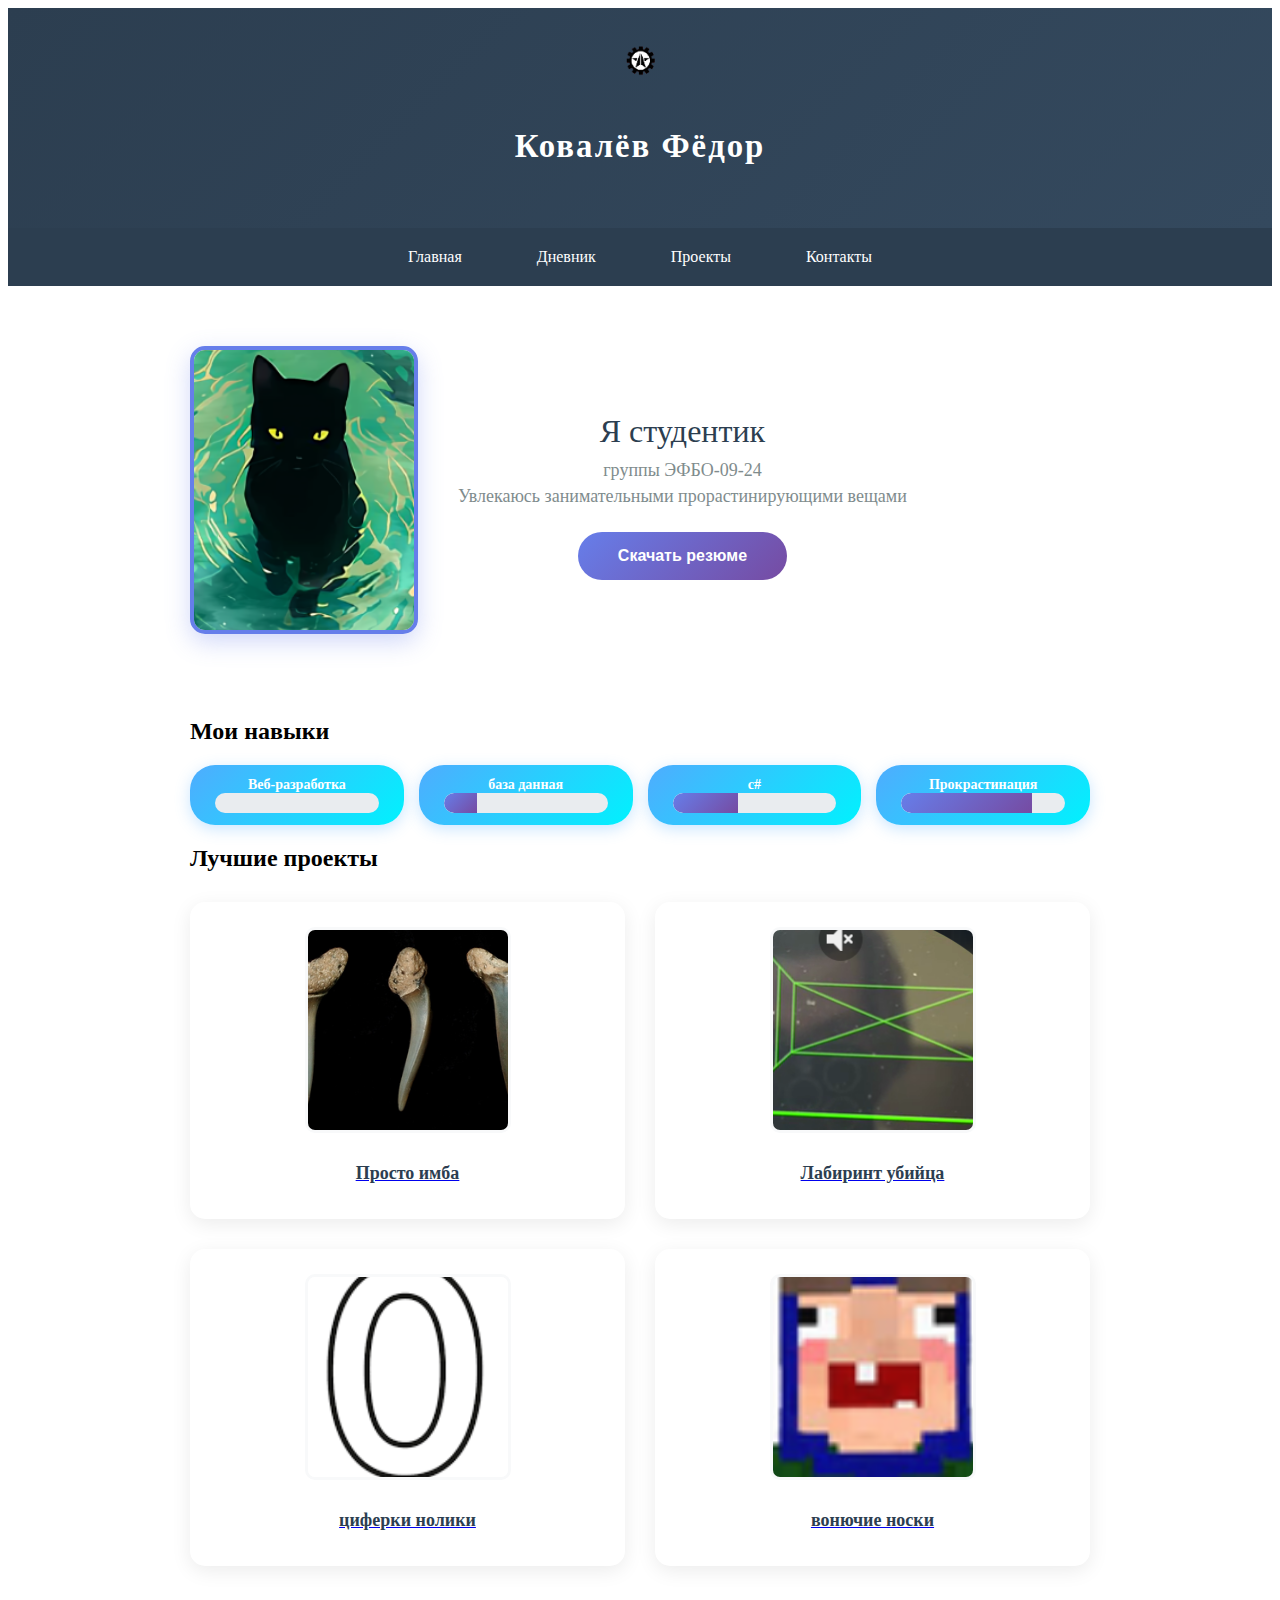
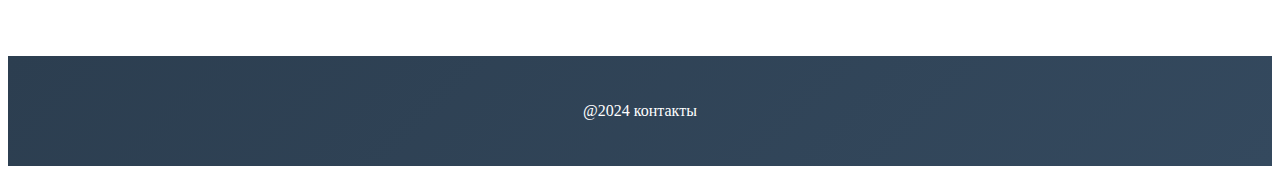
<file: index.html>
<!DOCTYPE html>
<html lang="ru">

<head>
    <meta charset="UTF-8">
    <meta name="viewport" content="width=device-width, initial-scale=1.0">
    <title>Семестровая работа</title>
    <link rel="stylesheet" href="style/styles.css">
</head>

<body>
    <!-- Изменение: Заменили div на семантические теги -->
    <div class="page-container">
        <header class="header">
            <img class="ico" src="images/icons/111.png" alt="logo">
            <h3>Ковалёв Фёдор</h3>
        </header>
        <nav class="nav">
            <ul class="nav-list">
                <li class="nav-item"><a class="nav-link" href="index.html">Главная</a></li>
                <li class="nav-item"><a class="nav-link" href="pages/news.html">Дневник</a></li>

                <li class="nav-item"><a class="nav-link" href="pages/goods.html">Проекты</a></li>
                <li class="nav-item"><a class="nav-link" href="contacts.html">Контакты</a></li>
            </ul>
        </nav>
        <main class="content">
            <article class="profile-header">
                <div class="profile-photo-container">
                    <img class="profile-photo" src="images/photo.png" alt="Фото студента">
                </div>
                <div class="profile-text">
                    <h2 class="profile-name">Я студентик</h2>
                    <p class="profile-group">группы ЭФБО-09-24</p>
                    <p class="profile-about">Увлекаюсь занимательными прорастинирующими вещами</p>
                    <button class="contact-button" id="download-btn">Скачать резюме</button>

                </div>
            </article>

            <!-- Секция с навыками -->
            <section class="skills-container">
                <h2>Мои навыки</h2>
                <div class="skills-grid">
                    <div class="skill-tag">
                        <span class="skill-name">Веб-разработка</span>
                        <div class="progress-bar">
                            <div class="progress-fill" style="width:0%"></div>
                        </div>
                    </div>
                    <div class="skill-tag">
                        <span class="skill-name">база данная</span>
                        <div class="progress-bar">
                            <div class="progress-fill" style="width:20%"></div>
                        </div>
                    </div>
                    <div class="skill-tag">
                        <span class="skill-name">c#</span>
                        <div class="progress-bar">
                            <div class="progress-fill" style="width:40%"></div>
                        </div>
                    </div>
                    <div class="skill-tag">
                        <span class="skill-name">Прокрастинация</span>
                        <div class="progress-bar">
                            <div class="progress-fill" style="width:80%"></div>
                        </div>
                    </div>
                </div>
            </section>

            <!-- Секция проектов -->
            <section class="projects-section">
                <h2>Лучшие проекты</h2>
                <div class="products-grid">
                    <a href="pages/goods.html" class="product-link">
                    <article class="product-card">
                        <img class="product-image" src="images/babateeth.png" alt="Проект 1">
                        <h3 class="product-name">Просто имба</h3>
                    </article>
                    </a>
                    <a href="pages/goods.html" class="product-link">
                    <article class="product-card">
                        <img class="product-image" src="images/killer.png" alt="Проект 2">
                        <h3 class="product-name">Лабиринт убийца</h3>
                    </article>
                    </a>
                    <a href="pages/goods.html" class="product-link">
                    <article class="product-card">
                        <img class="product-image" src="images/noliki.png" alt="Проект 3">
                        <h3 class="product-name">циферки нолики</h3>
                    </article>
                    <a href="pages/goods.html" class="product-link">
                    <article class="product-card">
                        <img class="product-image" src="images/zina.png" alt="Проект 3">
                        <h3 class="product-name">вонючие носки</h3>
                    </article>
                    </a>
                </div>
            </section>

        </main>
        <script>
            document.getElementById('download-btn').addEventListener('click', function () {
                const link = document.createElement('a');
                link.href = 'files/resume.pdf';
                link.download = 'resume.pdf';
                document.body.appendChild(link);
                link.click();
                document.body.removeChild(link);
            });
        </script>

        <footer class="footer">
            <p>@2024 контакты</p>
        </footer>
    </div>
</body>

</html>
</file>
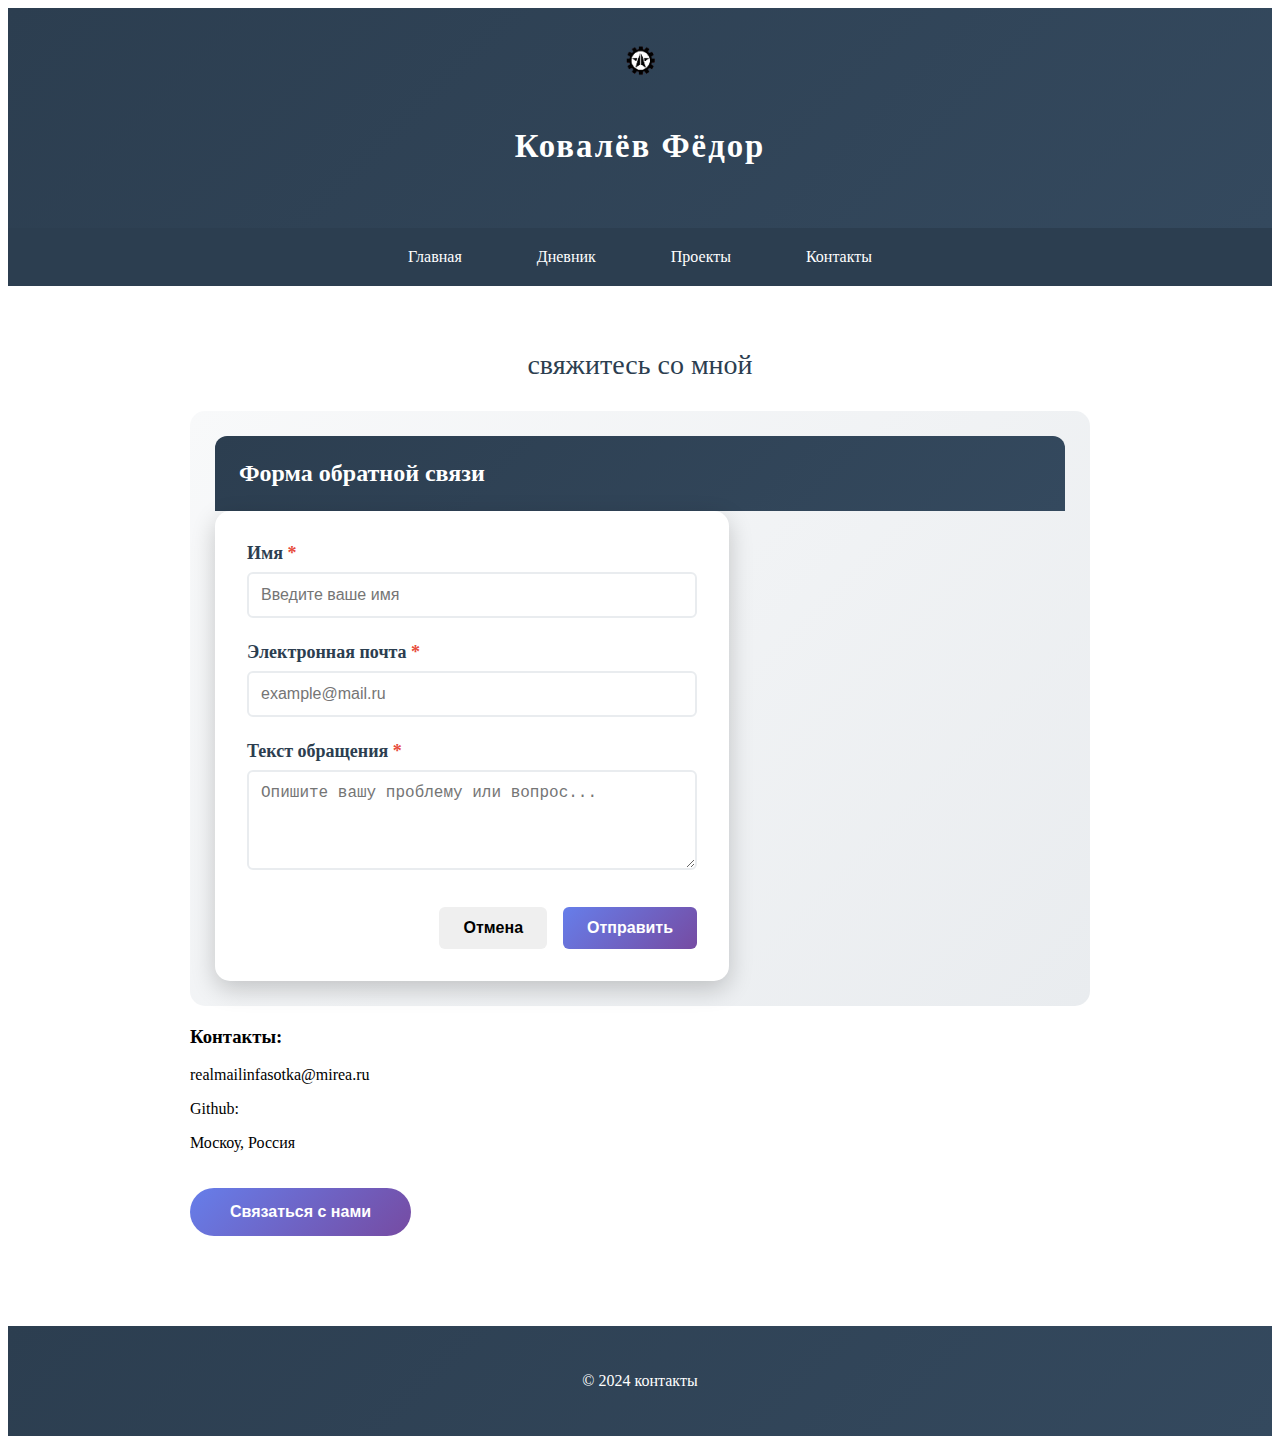
<file: pages/contacts.html>
<!DOCTYPE html>
<html lang="ru">

<head>
    <meta charset="UTF-8">
    <meta name="viewport" content="width=device-width, initial-scale=1.0">
    <title>Контакты</title>
    <link rel="stylesheet" href="../style/styles.css">
    <style>
        /* Стили для модального окна */
        dialog::backdrop {
            background: rgba(0, 0, 0, 0.6);
            animation: fadeIn 0.3s ease;
        }

        dialog {
            border: none;
            border-radius: 12px;
            padding: 0;
            box-shadow: 0 10px 30px rgba(0, 0, 0, 0.3);
            animation: slideIn 0.3s ease;
            max-width: 500px;
            width: 90vw;
            max-height: 90vh;
            overflow-y: auto;
        }

        .modal-header {
            background: linear-gradient(135deg, #2c3e50 0%, #34495e 100%);
            color: white;
            padding: 1.5rem;
            border-radius: 12px 12px 0 0;
            margin: 0;
        }

        .modal-header h2 {
            margin: 0;
            color: white;
            font-size: 1.5rem;
        }

        .modal-content {
            padding: 2rem;
        }

        .form-group {
            margin-bottom: 1.5rem;
        }

        .form-group label {
            display: block;
            margin-bottom: 0.5rem;
            font-weight: 600;
            color: #2c3e50;
        }

        .form-group input,
        .form-group select,
        .form-group textarea {
            width: 100%;
            padding: 0.75rem;
            border: 2px solid #e9ecef;
            border-radius: 6px;
            font-size: 1rem;
            transition: border-color 0.3s ease;
            box-sizing: border-box;
        }

        .form-group input:focus,
        .form-group select:focus,
        .form-group textarea:focus {
            outline: none;
            border-color: #667eea;
        }

        .form-group textarea {
            min-height: 100px;
            resize: vertical;
        }

        .modal-actions {
            display: flex;
            gap: 1rem;
            justify-content: flex-end;
            margin-top: 2rem;
        }

        .btn {
            padding: 0.75rem 1.5rem;
            border: none;
            border-radius: 6px;
            cursor: pointer;
            font-size: 1rem;
            transition: all 0.3s ease;
            font-weight: 600;
        }

        .btn-primary {
            background: linear-gradient(135deg, #667eea 0%, #764ba2 100%);
            color: white;
        }

        .btn-primary:hover {
            transform: translateY(-2px);
            box-shadow: 0 5px 15px rgba(102, 126, 234, 0.4);
        }

        .btn-secondary {
            background: #f8f9fa;
            color: #2c3e50;
            border: 2px solid #e9ecef;
        }

        .btn-secondary:hover {
            background: #e9ecef;
        }

        .required {
            color: #e74c3c;
        }

        @keyframes fadeIn {
            from {
                opacity: 0;
            }

            to {
                opacity: 1;
            }
        }

        @keyframes slideIn {
            from {
                opacity: 0;
                transform: translateY(-50px) scale(0.9);
            }

            to {
                opacity: 1;
                transform: translateY(0) scale(1);
            }
        }

        /* Адаптивность */
        @media (max-width: 600px) {
            dialog {
                margin: 1rem;
                width: calc(100vw - 2rem);
            }

            .modal-actions {
                flex-direction: column;
            }

            .btn {
                width: 100%;
            }
        }
    </style>
</head>

<body>
    <div class="page-container">
        <header class="header">
            <img class="ico" src="../images/icons/111.png" alt="logo">
            <h3>Ковалёв Фёдор</h3>
        </header>
        <nav class="nav">
            <ul class="nav-list">
                <li class="nav-item"><a class="nav-link" href="../index.html">Главная</a></li>
                <li class="nav-item"><a class="nav-link" href="news.html">Дневник</a></li>

                <li class="nav-item"><a class="nav-link" href="goods.html">Проекты</a></li>
                <li class="nav-item"><a class="nav-link" href="contacts.html">Контакты</a></li>
            </ul>
        </nav>
        <main class="content">
            <section class="contacts-container">
                <h2 class="section-title">свяжитесь со мной</h2>
                <article class="contact-info">
                    <div class="modal-header">
                        <h2>Форма обратной связи</h2>
                    </div>
                    <div class="modal-content">
                        <form id="feedbackForm" method="dialog">
                            <div class="form-group">
                                <label for="name">Имя <span class="required">*</span>
                                </label>
                                <input type="text" id="name" name="name" required placeholder="Введите ваше имя">
                            </div>
                            <div class="form-group">

                                <div class="form-group">
                                    <label for="email">Электронная почта <span class="required">*</span></label>
                                    <input type="email" id="email" name="email" required placeholder="example@mail.ru">
                                </div>
                            </div>
                            <div class="form-group">
                                <label for="message">Текст обращения <span class="required">*</span></label>
                                <textarea id="message" name="message" required
                                    placeholder="Опишите вашу проблему или вопрос..."></textarea>
                            </div>
                            <div class="modal-actions">
                                <!-- Кнопка отмены с автоматическим закрытием через
form method="dialog" -->
                                <button type="submit" class="btn btn-
secondary">Отмена</button>
                                <!-- Кнопка отправки с обработкой через JavaScript -->
                                <button type="button" class="btn btn-primary" onclick="submitForm()">Отправить</button>
                            </div>
                        </form>
                    </div>

                </article>

                <div class="contact-grid">
                    <div class="contact-item">
                        <h3>Контакты:</h3>
                        <p>realmailinfasotka@mirea.ru</p>
                        <p>Github:</p>
                        <p>Москоу, Россия</p>
                    </div>
                    <div class="contact-item">
                    </div>
                    <!-- Измененная кнопка для открытия модального окна -->
                    <button class="contact-button" onclick="contactModal.showModal()">Связаться с нами</button>
            </section>
        </main>
        <footer class="footer">
            <p>© 2024 контакты</p>
        </footer>
        <!-- Модальное окно для формы обратной связи -->
        <dialog id="contactModal">

            <script>
                // Функция для отправки формы
                function submitForm() {
                    const form = document.getElementById('feedbackForm');
                    const formData = new FormData(form);
                    // Простая валидация
                    if (!form.checkValidity()) {
                        form.reportValidity();
                        return;
                    }
                    // Собираем данные формы
                    const data = {
                        name: formData.get('name'),
                        phone: formData.get('phone'),
                        email: formData.get('email'),
                        category: formData.get('category'),
                        message: formData.get('message')
                    };
                    // В реальном приложении здесь был бы AJAX-запрос
                    console.log('Данные формы:', data);
                    // Показываем уведомление об успешной отправке
                    alert('Спасибо! Ваше обращение отправлено. Мы свяжемся с вами в ближайшее время.');
                    // Закрываем модальное окно
                    contactModal.close();
                    // Очищаем форму
                    form.reset();
                }
                // Закрытие модального окна по клику на фон
                document.getElementById('contactModal').addEventListener('click',
                    function (event) {
                        if (event.target === this) {
                            this.close();
                        }
                    });
                // Обработка отправки формы через Enter (предотвращаем стандартное поведение)
                document.getElementById('feedbackForm').addEventListener('keypress',
                    function (event) {
                        if (event.key === 'Enter' && event.target.type !== 'textarea') {
                            event.preventDefault();
                        }
                    });
            </script>
    </div>
</body>

</html>
</file>
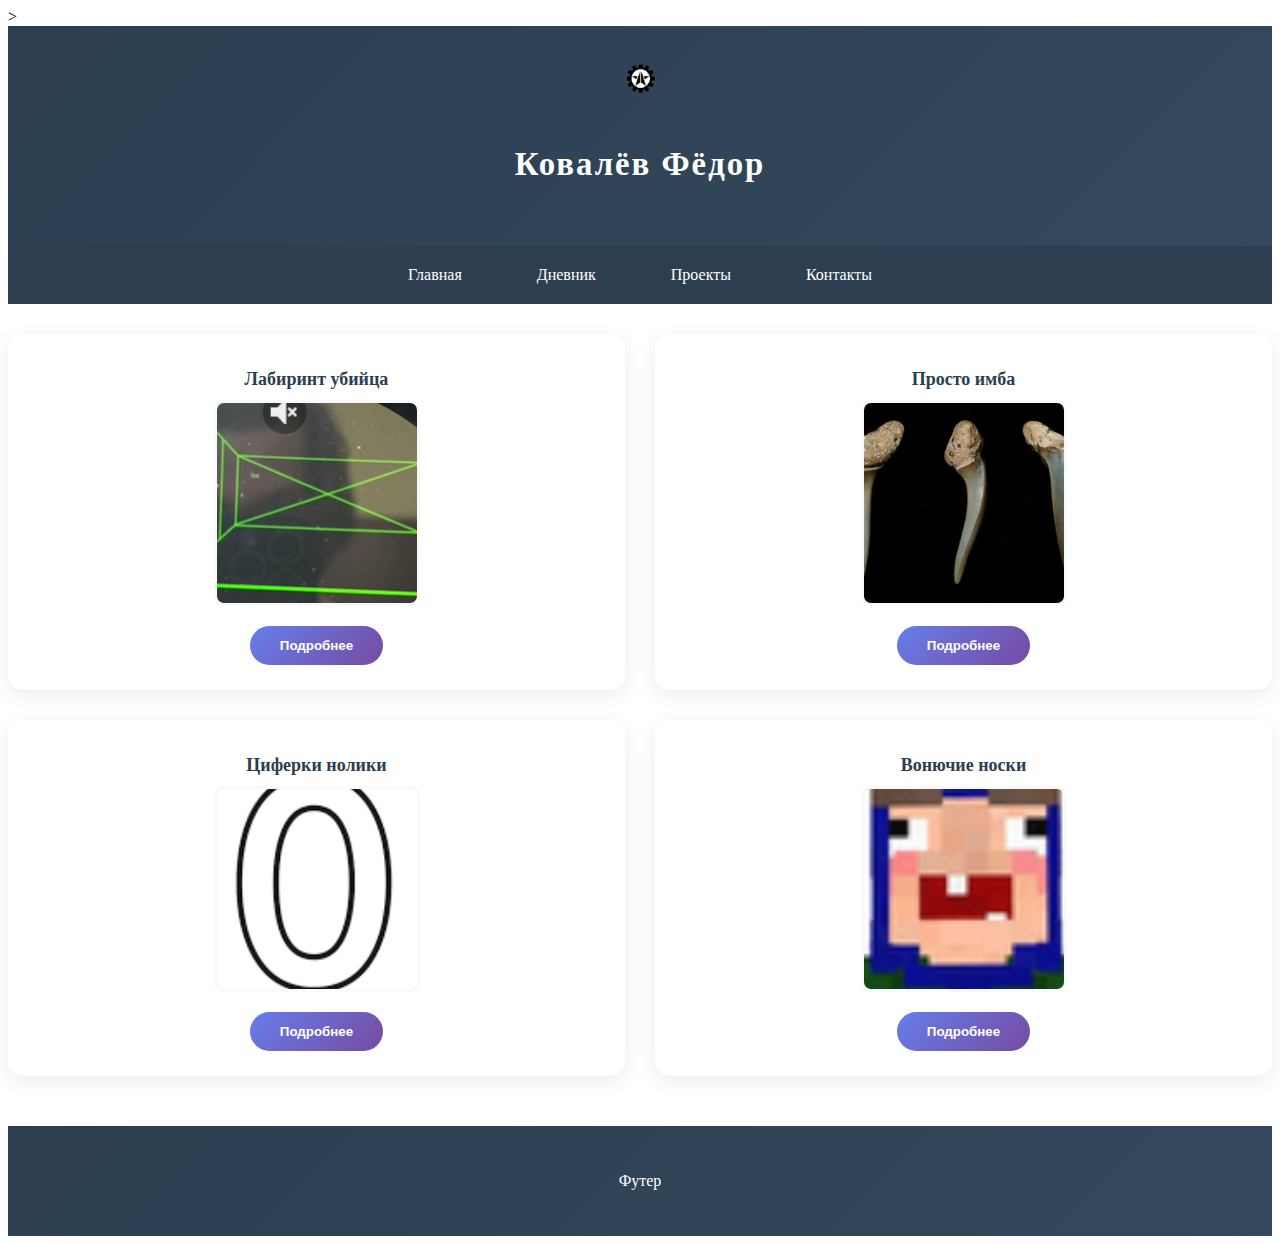
<file: pages/goods.html>
<!DOCTYPE html>

><html lang="ru">

<head>
    <meta charset="UTF-8">
    <meta name="viewport" content="width=device-width, initial-scale=1.0">
    <title>Семестровая работа</title>
    <link rel="stylesheet" href="../style/styles.css">


    <dialog>

    </dialog>

    <style>
        /* Стили для модального окна */
        dialog::backdrop {
            background: rgba(0, 0, 0, 0.6);
            animation: fadeIn 0.3s ease;
        }

        dialog {
            border: none;
            border-radius: 12px;
            padding: 0;
            box-shadow: 0 10px 30px rgba(0, 0, 0, 0.3);
            animation: slideIn 0.3s ease;
            max-width: 500px;
            width: 90vw;
            max-height: 90vh;
            overflow-y: auto;
        }

        .modal-header {
            background: linear-gradient(135deg, #2c3e50 0%, #34495e 100%);
            color: white;
            padding: 1.5rem;
            border-radius: 12px 12px 0 0;
            margin: 0;
        }

        .modal-header h2 {
            margin: 0;
            color: white;
            font-size: 1.5rem;
        }

        .modal-content {
            padding: 2rem;
        }

        .form-group {
            margin-bottom: 1.5rem;
        }

        .form-group label {
            display: block;
            margin-bottom: 0.5rem;
            font-weight: 600;
            color: #2c3e50;
        }

        .form-group input,
        .form-group select,
        .form-group textarea {
            width: 100%;
            padding: 0.75rem;
            border: 2px solid #e9ecef;
            border-radius: 6px;
            font-size: 1rem;
            transition: border-color 0.3s ease;
            box-sizing: border-box;
        }

        .form-group input:focus,
        .form-group select:focus,
        .form-group textarea:focus {
            outline: none;
            border-color: #667eea;
        }

        .form-group textarea {
            min-height: 100px;
            resize: vertical;
        }

        .modal-actions {
            display: flex;
            gap: 1rem;
            justify-content: flex-end;
            margin-top: 2rem;
        }

        .btn {
            padding: 0.75rem 1.5rem;
            border: none;
            border-radius: 6px;
            cursor: pointer;
            font-size: 1rem;
            transition: all 0.3s ease;
            font-weight: 600;
        }

        .btn-primary {
            background: linear-gradient(135deg, #667eea 0%, #764ba2 100%);
            color: white;
        }

        .btn-primary:hover {
            transform: translateY(-2px);
            box-shadow: 0 5px 15px rgba(102, 126, 234, 0.4);
        }

        .btn-secondary {
            background: #f8f9fa;
            color: #2c3e50;
            border: 2px solid #e9ecef;
        }

        .btn-secondary:hover {
            background: #e9ecef;
        }

        .required {
            color: #e74c3c;
        }

        @keyframes fadeIn {
            from {
                opacity: 0;
            }

            to {
                opacity: 1;
            }
        }

        @keyframes slideIn {
            from {
                opacity: 0;
                transform: translateY(-50px) scale(0.9);
            }

            to {
                opacity: 1;
                transform: translateY(0) scale(1);
            }
        }

        /* Адаптивность */
        @media (max-width: 600px) {
            dialog {
                margin: 1rem;
                width: calc(100vw - 2rem);
            }

            .modal-actions {
                flex-direction: column;
            }

            .btn {
                width: 100%;
            }
        }
    </style>
</head>

<body>
    <div class="page-container">
        <header class="header">
            <img class="ico" src="../images/icons/111.png" alt="logo">
            <h3>Ковалёв Фёдор</h3>
        </header>
        <div class="nav">
            <ul class="nav-list">
                <li class="nav-item"><a class="nav-link" href="../index.html">Главная</a></li>
                <li class="nav-item"><a class="nav-link" href="news.html">Дневник</a></li>
                <li class="nav-item"><a class="nav-link" href="goods.html">Проекты</a></li>
                <li class="nav-item"><a class="nav-link" href="contacts.html">Контакты</a></li>
            </ul>
        </div>

        <div class="content">

            <section class="products-grid">

                <!-- Товар 1 -->
                <article class="product-card">
                    <h2 class="product-name">Лабиринт убийца</h2>
                    <img class="product-image" src="../images/killer.png" alt="killer" width="200" height="200">
                    <button class="product-button" onclick="modal1.showModal()">Подробнее</button>
                </article>

                <dialog id="modal1">
                    <div class="modal-header">
                        <h2>Циферки нолики</h2>
                    </div>
                    <div class="modal-content">
                        <img src="../images/killer.png" alt="Лабиринт убийца"
                            style="width:100%; border-radius:10px; margin-bottom:15px;">
                        <p>занимательное прохождение лабиринта</p>
                        <div class="modal-actions">
                            <form method="dialog">
                                <button type="submit" class="btn btn-secondary">Закрыть</button>
                            </form>
                        </div>
                    </div>
                </dialog>

                <!-- Товар 2 -->
                <article class="product-card">
                    <h2 class="product-name">Просто имба</h2>
                    <img class="product-image" src="../images/babateeth.png" alt="imba" width="200" height="200">
                    <button class="product-button" onclick="modal2.showModal()">Подробнее</button>
                </article>

                <dialog id="modal2">
                    <div class="modal-header">
                        <h2>Просто имба</h2>
                    </div>
                    <div class="modal-content">
                        <img src="../images/babateeth.png" alt="Просто имба"
                            style="width:100%; border-radius:10px; margin-bottom:15px;">
                        <p>Занимательные зубы
                        </p>
                        <div class="modal-actions">
                            <form method="dialog">
                                <button type="submit" class="btn btn-secondary">Закрыть</button>
                            </form>
                        </div>
                    </div>
                </dialog>

                <!-- Товар 3 -->
                <article class="product-card">
                    <h2 class="product-name">Циферки нолики</h2>
                    <img class="product-image" src="../images/noliki.png" alt="noliki" width="200" height="200">
                    <button class="product-button" onclick="modal3.showModal()">Подробнее</button>
                </article>

                <dialog id="modal3">
                    <div class="modal-header">
                        <h2>Циферки нолики</h2>
                    </div>
                    <div class="modal-content">
                        <img src="../images/noliki.png" alt="Циферки нолики"
                            style="width:100%; border-radius:10px; margin-bottom:15px;">
                        <p>Занимательное ничего</p>
                        <div class="modal-actions">
                            <form method="dialog">
                                <button type="submit" class="btn btn-secondary">Закрыть</button>
                            </form>
                        </div>
                    </div>
                </dialog>

                <!-- Товар 4 -->
                <article class="product-card">
                    <h2 class="product-name">Вонючие носки</h2>
                    <img class="product-image" src="../images/zina.png" alt="socks" width="200" height="200">
                    <button class="product-button" onclick="modal4.showModal()">Подробнее</button>
                </article>

                <dialog id="modal4">
                    <div class="modal-header">
                        <h2>Вонючие носки</h2>
                    </div>
                    <div class="modal-content">
                        <img src="../images/zina.png" alt="Вонючие носки"
                            style="width:100%; border-radius:10px; margin-bottom:15px;">
                        <p>Занимательный запашок</p>
                        <div class="modal-actions">
                            <form method="dialog">
                                <button type="submit" class="btn btn-secondary">Закрыть</button>
                            </form>
                        </div>
                    </div>
                </dialog>

            </section>






        </div>

    </div>



    <footer class="footer">
        <p>Футер</p>
    </footer>

    </section>


    <script>
        document.getElementById('openModal1').addEventListener('click', () => {
            document.getElementById('productModal1').showModal();
        });

        document.getElementById('openModal2').addEventListener('click', () => {
            document.getElementById('productModal2').showModal();
        });

        document.getElementById('openModal3').addEventListener('click', () => {
            document.getElementById('productModal3').showModal();
        });

        document.getElementById('openModal4').addEventListener('click', () => {
            document.getElementById('productModal4').showModal();
        });
    </script>


    </div>
</body>

</html>
</file>
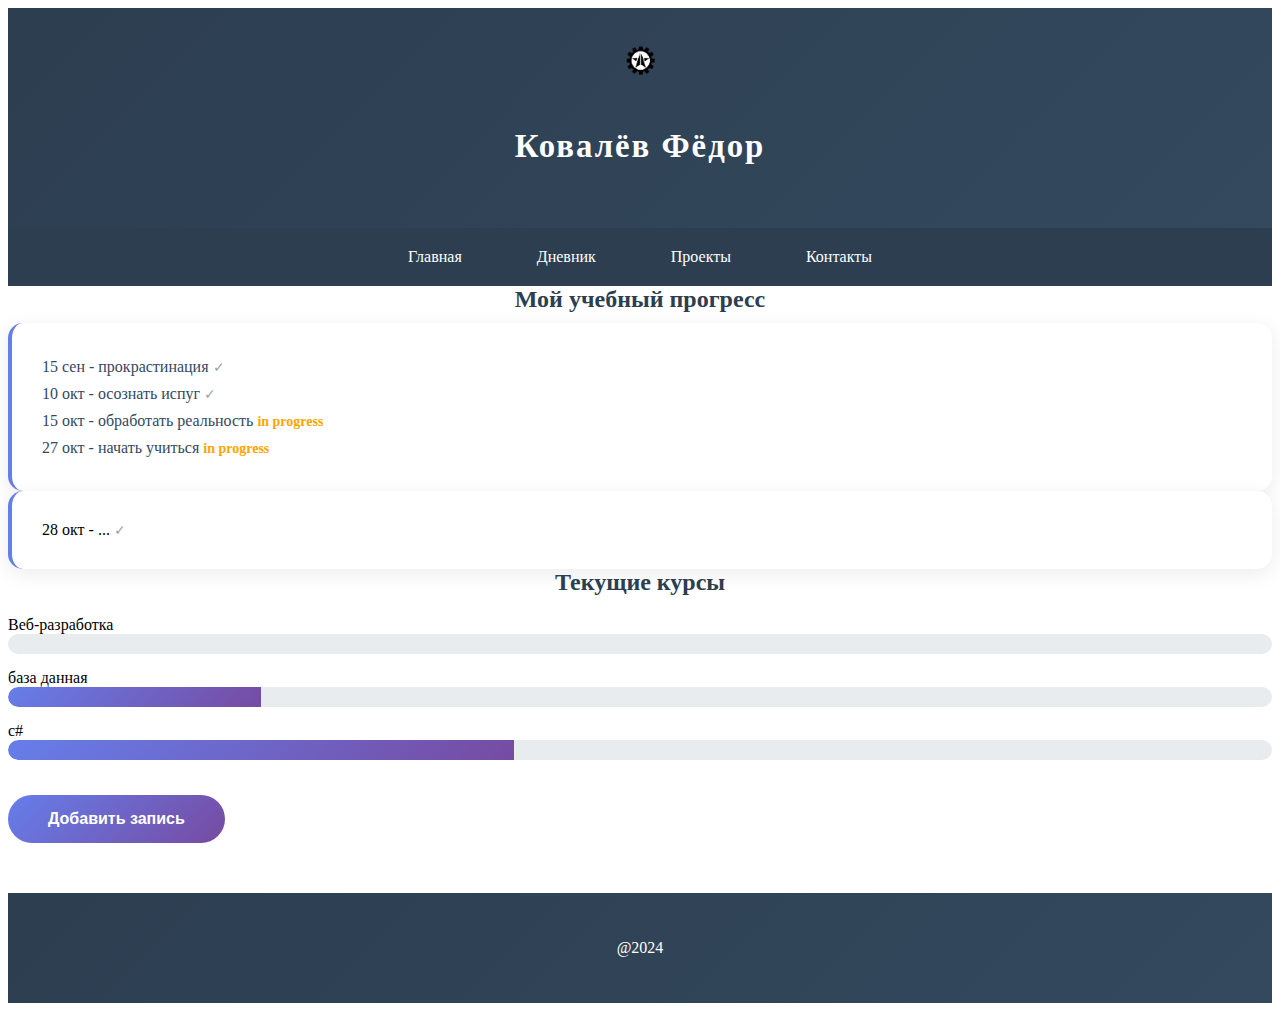
<file: pages/news.html>
<!DOCTYPE html>
<html lang="ru">

<head>
    <meta charset="UTF-8">
    <meta name="viewport" content="width=device-width, initial-scale=1.0">
    <title>Семестровая работа</title>
    <link rel="stylesheet" href="../style/styles.css">
</head>

<body>
    <div class="page-container">
        <header class="header">
            <img class="ico" src="../images/icons/111.png" alt="logo">
            <h3>Ковалёв Фёдор</h3>
        </header>
        <div class="nav">
            <ul class="nav-list">
                <li class="nav-item"><a class="nav-link" href="../index.html">Главная</a></li>
                <li class="nav-item"><a class="nav-link" href="news.html">Дневник</a></li>
                <li class="nav-item"><a class="nav-link" href="goods.html">Проекты</a></li>
                <li class="nav-item"><a class="nav-link" href="contacts.html">Контакты</a></li>
            </ul>
        </div>

        <div class="content">
            <h3 class="news-title">Мой учебный прогресс</h3>
            <section>
                <article class="news-card">
                    <p class="news-text">15 сен - прокрастинация <span class="news-meta done">✓</span></p>
                    <p class="news-text">10 окт - осознать испуг <span class="news-meta done">✓</span></p>
                    <p class="news-text">15 окт - обработать реальность <span class="news-meta in-progress">in
                            progress</span></p>
                    <p class="news-text">27 окт - начать учиться <span class="news-meta in-progress">in progress</span>
                    </p>
                </article>
            </section>
            <section class="news-container" id="news-container">
                <article class="news-card">
                    28 окт - ...
                    <span class="news-meta done">✓</span>
                </article>
            </section>

            <h3 class="news-title">Текущие курсы</h3>
            <section class="courses-container">
                <div class="course">
                    <span>Веб-разработка</span>
                    <div class="progress-bar">
                        <div class="progress-fill" style="width: 0%;"></div>
                    </div>
                </div>
                <div class="course">
                    <span>база данная</span>
                    <div class="progress-bar">
                        <div class="progress-fill" style="width: 20%;"></div>
                    </div>
                </div>
                <div class="course">
                    <span>с#</span>
                    <div class="progress-bar">
                        <div class="progress-fill" style="width: 40%;"></div>
                    </div>
                </div>
                <button class="contact-button" id="open-feedback-btn">Добавить запись</button>



            </section>
        </div>



        <footer class="footer">
            <p>@2024 </p>
        </footer>

        <dialog id="contactModal">
            <form method="dialog" id="feedbackForm">
                <div class="modal-header">
                    <h2>Добавить запись</h2>
                </div>
                <div class="form-group">
                    <label for="message">Текст обращения <span class="required">*</span></label>
                    <textarea id="message" name="message" required
                        placeholder="Опишите вашу проблему или вопрос..."></textarea>
                </div>
                <div class="form-actions">
                    <button class="contact-button" type="submit">Добавить</button>
                    <button class="contact-button" type="button" id="closeModalBtn">Отмена</button>
                </div>
            </form>
        </dialog>

        <script>
            const openBtn = document.getElementById('open-feedback-btn');
            const modal = document.getElementById('contactModal');
            const closeModalBtn = document.getElementById('closeModalBtn');
            const form = document.getElementById('feedbackForm');
            const newsContainer = document.getElementById('news-container');


            openBtn.addEventListener('click', () => {
                modal.showModal();
            });

            /* Закрытие окна */
            closeModalBtn.addEventListener('click', () => {
                modal.close();
            });

            /* Обработка отправки формы */
            form.addEventListener('submit', (e) => {
                e.preventDefault();
                const message = form.message.value.trim();
                if (!message) return;

                const newArticle = document.createElement('article');
                newArticle.className = 'news-card';
                newArticle.textContent = message;

                newsContainer.appendChild(newArticle);

                modal.close();
                form.reset();
            });
        </script>


    </div>


</body>

</html>
</file>
<file: style/styles.css>
/* ===== ШАПКА ===== */
.header {
background: linear-gradient(135deg, #2c3e50 0%, #34495e 100%);
color: white;
text-align: center;
padding: 30px;
font-size: 28px;
font-weight: 300;
letter-spacing: 2px;
/* Новое: Привязка к области сетки */
grid-area: header;
}
/* ===== НАВИГАЦИЯ ===== */
.nav {
background: #2c3e50;
padding: 20px 0;
/* Новое: Привязка к области сетки */
grid-area: nav;
}
.nav-list {
list-style: none;
margin: 0;
padding: 0;
display: flex;
justify-content: center;
gap: 25px;
}
.nav-item {
margin: 0;
}
.nav-link {
color: white;
text-decoration: none;
padding: 12px 25px;
border-radius: 25px;
transition: all 0.3s ease;
font-weight: 500;
}
.nav-link:hover {
background: rgba(255,255,255,0.1);
transform: translateY(-2px);
}
/* ===== ОСНОВНОЙ КОНТЕНТ ===== */
/* ИЗМЕНЕНИЕ: Заменили .content на main для семантики */
main.content {
padding: 40px;
max-width: 900px;
margin: 0 auto;
/* Новое: Привязка к области сетки */
grid-area: main;
}
/* ===== ГЛАВНАЯ СТРАНИЦА ===== */
.profile-header {
text-align: center;
margin-bottom: 40px;
}
.profile-title {
font-size: 32px;
color: #2c3e50;
margin-bottom: 10px;
font-weight: 300;
}
.profile-photo {
width: 220px;
height: 280px;
border-radius: 15px;
object-fit: cover;
margin: 20px auto;
border: 4px solid #667eea;
box-shadow: 0 8px 25px rgba(102, 126, 234, 0.3);
}
.ico {
width: 50px;
height: 50px;
object-fit: cover;

}
.profile-name {
font-size: 24px;
color: #2c3e50;
margin: 10px 0;
font-weight: 500;
}
.profile-group {
font-size: 18px;
color: #7f8c8d;
margin: 5px 0;
}
.about-me {
background: linear-gradient(135deg, #f8f9fa 0%, #e9ecef 100%);
padding: 25px;
border-radius: 15px;
margin: 30px 0;
border-left: 5px solid #667eea;
font-size: 16px;
line-height: 1.8;
}
/* ===== НАВЫКИ ===== */
/* ИЗМЕНЕНИЕ: Добавили CSS Grid для навыков */
.skills-grid {
display: grid;
grid-template-columns: repeat(auto-fit, minmax(150px, 1fr));
gap: 15px;
margin: 20px 0;
}
.skill-tag {
background: linear-gradient(135deg, #4facfe 0%, #00f2fe 100%);
color: white;
padding: 12px 25px;
border-radius: 25px;
font-weight: 600;
font-size: 14px;
box-shadow: 0 4px 15px rgba(79, 172, 254, 0.3);
transition: all 0.3s ease;
text-align: center;
}
.skill-tag:hover {
transform: translateY(-3px);
box-shadow: 0 6px 20px rgba(79, 172, 254, 0.4);
}
/* ===== ОПЫТ РАБОТЫ ===== */
.experience-section {
margin-top: 50px;
}
.section-title {
font-size: 28px;
color: #2c3e50;
text-align: center;
margin-bottom: 30px;
font-weight: 300;
}
/* ИЗМЕНЕНИЕ: Добавили CSS Grid для карточек опыта */
.experience-grid {
display: grid;
grid-template-columns: repeat(auto-fit, minmax(300px, 1fr));
gap: 20px;
}
.experience-card {
background: white;
padding: 25px;
border-radius: 12px;
box-shadow: 0 5px 20px rgba(0,0,0,0.08);
border-left: 4px solid #667eea;
transition: transform 0.3s ease;
}
.experience-card:hover {
transform: translateX(5px);
}
.experience-title {
font-size: 20px;
color: #2c3e50;
margin: 0 0 10px 0;
font-weight: 600;
}
.experience-desc {
color: #7f8c8d;
line-height: 1.6;
margin: 0;
}
/* ===== НОВОСТИ ===== */
.news-container {
display: grid;
gap: 25px;
}
.news-card {
background: white;
padding: 30px;
border-radius: 15px;
box-shadow: 0 5px 20px rgba(0,0,0,0.08);
border-left: 4px solid #667eea;
}
.news-title {
font-size: 24px;
color: #2c3e50;
margin: 0 0 10px 0;
font-weight: 600;
text-align: center;
}
.news-meta {
color: #95a5a6;
font-size: 14px;
margin: 0 0 15px 0;
}
.news-text {
color: #34495e;
line-height: 1.7;
margin: 0;
}
/* ===== ТОВАРЫ ===== */
.products-grid {
display: grid;
grid-template-columns: repeat(auto-fit, minmax(280px, 1fr));
gap: 30px;
margin-top: 30px;
}
.product-card {
background: white;
padding: 25px;
border-radius: 15px;
text-align: center;
box-shadow: 0 5px 20px rgba(0,0,0,0.08);
transition: transform 0.3s ease;
}
.product-card:hover {
transform: translateY(-5px);
}
.product-image {
width: 200px;
height: 250px;
border-radius: 10px;
object-fit: cover;
margin-bottom: 20px;
border: 3px solid #f8f9fa;
}
.product-name {
font-size: 18px;
color: #2c3e50;
margin: 10px 0;
font-weight: 600;
}
.product-price {
font-size: 20px;
color: #e74c3c;
font-weight: 700;
margin: 5px 0;
}
/* ===== КОНТАКТЫ ===== */
.contacts-container {

}
.contact-info {
background: linear-gradient(135deg, #f8f9fa 0%, #e9ecef 100%);
padding: 25px;
margin: 20px 0;
border-radius: 15px;
font-size: 18px;
color: #2c3e50;
}
.contact-button {
background: linear-gradient(135deg, #667eea 0%, #764ba2 100%);
color: white;
border: none;
padding: 15px 40px;
font-size: 16px;
border-radius: 30px;
cursor: pointer;
margin-top: 20px;
font-weight: 600;
transition: all 0.3s ease;
}
.contact-button:hover {
transform: translateY(-2px);
box-shadow: 0 8px 25px rgba(102, 126, 234, 0.4);
}
/* ===== ФУТЕР ===== */
.footer {
background: linear-gradient(135deg, #2c3e50 0%, #34495e 100%);
color: white;
text-align: center;
padding: 30px;
margin-top: 50px;
/* Новое: Привязка к области сетки */
grid-area: footer;
}
/* ===== АДАПТИВНОСТЬ ===== */
/* Новое: Медиа-запросы для мобильных устройств */
@media (max-width: 768px) {
.nav-list {
flex-direction: column;
gap: 10px;
}
.skills-grid {
grid-template-columns: 1fr;
}
.experience-grid {
grid-template-columns: 1fr;
}
main.content {
padding: 20px;
}
}
.news-meta.in-progress {
    color: orange;
    font-weight: bold;
}

.courses-container {
    margin-top: 20px;
}

.course {
    margin-bottom: 15px;
}

.progress-bar {
    width: 100%;
    background: #e9ecef; /* фон полосы */
    border-radius: 12px;
    height: 20px;
    overflow: hidden;
}

.progress-fill {
    height: 100%;
    background: linear-gradient(135deg, #667eea 0%, #764ba2 100%); /* цвет заполнения */
    width: 0; /* по умолчанию 0, потом задаём inline-стилем */
    border-radius: 12px 0 0 12px;
    transition: width 0.5s ease;
}


/* для двух колонок
/* ===== Профиль ===== */
.profile-header {
    display: flex;
    align-items: center;
    gap: 40px;
    margin-bottom: 60px;
    flex-wrap: wrap;
}

.profile-photo-container {
    flex-shrink: 0;
}

.profile-photo {
    width: 220px;
    height: 280px;
    border-radius: 15px;
    object-fit: cover;
    border: 4px solid #667eea;
    box-shadow: 0 8px 25px rgba(102, 126, 234, 0.3);
}

.profile-text {
    max-width: 600px;
}

.profile-name {
    font-size: 32px;
    color: #2c3e50;
    margin-bottom: 10px;
    font-weight: 300;
}

.profile-group, .profile-about {
    font-size: 18px;
    color: #7f8c8d;
    margin: 5px 0;
}

.products-grid {
    display: grid;
    grid-template-columns: repeat(2, 1fr);
    gap: 30px;
    margin-top: 30px;
}

.product-card {
    display: flex;
    flex-direction: column;
    align-items: center;
    padding: 25px;
    border-radius: 15px;
    text-align: center;
    box-shadow: 0 5px 20px rgba(0,0,0,0.08);
    transition: transform 0.3s ease;
}

.product-card:hover {
    transform: translateY(-5px);
}

.product-image {
    width: 200px;
    height: 200px;
    border-radius: 10px;
    object-fit: cover;
    margin-bottom: 20px;
    border: 3px solid #f8f9fa;
}

.product-name {
    font-size: 18px;
    color: #2c3e50;
    margin: 10px 0;
    font-weight: 600;
}

.product-price {
    font-size: 20px;
    color: #e74c3c;
    font-weight: 700;
    margin: 5px 0 15px 0;
}

.product-button {
    padding: 12px 30px;
    border-radius: 25px;
    border: none;
    background: linear-gradient(135deg, #667eea 0%, #764ba2 100%);
    color: white;
    cursor: pointer;
    font-weight: 600;
    transition: all 0.3s ease;
}

.product-button:hover {
    transform: translateY(-2px);
    box-shadow: 0 8px 25px rgba(102, 126, 234, 0.4);
}


/* Кнопка */
.contact-button {
    background: linear-gradient(135deg, #667eea 0%, #764ba2 100%);
    color: white;
    border: none;
    padding: 15px 40px;
    font-size: 16px;
    border-radius: 30px;
    cursor: pointer;
    margin-top: 20px;
    font-weight: 600;
    transition: all 0.3s ease;
}

.contact-button:hover {
    transform: translateY(-2px);
    box-shadow: 0 8px 25px rgba(102, 126, 234, 0.4);
}

/* ===== Адаптив ===== */
@media (max-width: 768px) {
    .profile-header {
        flex-direction: column;
        text-align: center;
        gap: 20px;
    }

    .profile-text {
        max-width: 100%;
    }
}


/* модальное окошо */
.modal {
    display: none;
    position: fixed;
    z-index: 1000;
    inset: 0; /* сверху, снизу, слева, справа 0 */
    background-color: rgba(0,0,0,0.5); /* полупрозрачный фон */
    display: flex;
    justify-content: center;
    align-items: center;
}

.modal-content {
    background-color: white;
    padding: 30px;
    border-radius: 15px;
    width: 90%;
    max-width: 450px;
    box-shadow: 0 8px 25px rgba(0,0,0,0.2);
    position: relative;
}

/* Крестик закрытия */
.close-btn {
    position: absolute;
    top: 10px;
    right: 15px;
    font-size: 28px;
    font-weight: bold;
    cursor: pointer;
}
</file>
